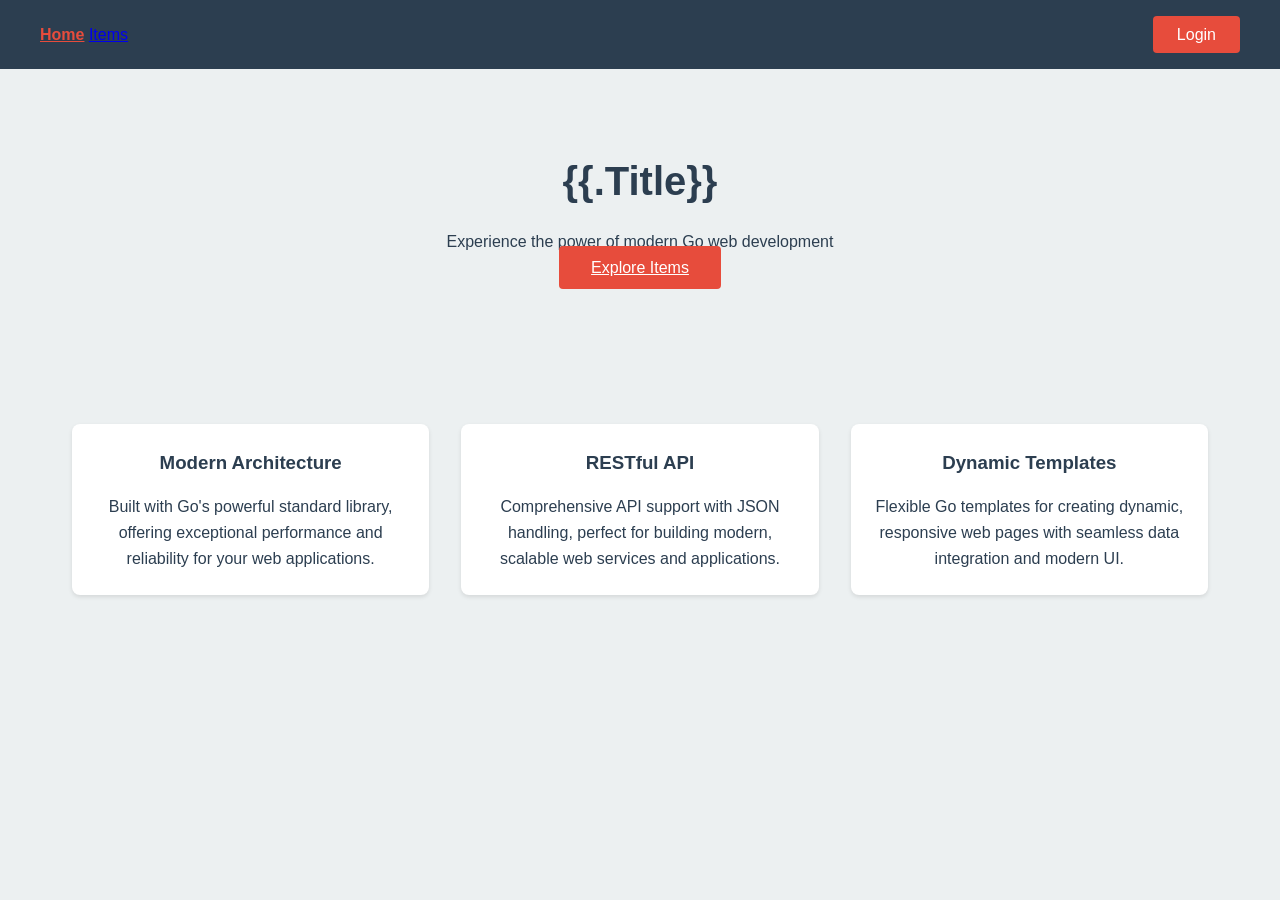
<file: GoTemplate/web/templates/index.html>
<!DOCTYPE html>
<html lang="en">
<head>
    <meta charset="UTF-8">
    <meta name="viewport" content="width=device-width, initial-scale=1.0">
    <title>Home</title>
    <link rel="stylesheet" href="../static/css/main.css">
    <link rel="stylesheet" href="../static/css/modal.css">
</head>
<body>
    <nav class="nav">
        <div class="nav-container">
            <div>
                <a href="/" style="color: var(--accent-color); font-weight: bold;">Home</a>
                <a href="/items">Items</a>
            </div>
            <div>
                <button id="loginButton" onclick="openLoginModal()" class="cta-button" style="padding: 0.6rem 1.5rem; border: none; cursor: pointer;">Login</button>
                <span id="userInfo" style="display: none;"></span>
            </div>
        </div>
    </nav>

    <!-- Login Modal -->
    <div id="loginModal" class="modal">
        <div class="modal-content">
            <span class="close" onclick="closeLoginModal()">&times;</span>
            <h2 style="text-align: center; margin-bottom: 1.5rem; color: var(--primary-color);">Login</h2>
            <form id="loginForm" onsubmit="handleLogin(event)">
                <div class="form-group">
                    <label for="username">Username</label>
                    <input type="text" id="username" name="username" required>
                </div>
                <div class="form-group">
                    <label for="password">Password</label>
                    <input type="password" id="password" name="password" required>
                </div>
                <button type="submit" class="login-btn">Login</button>
                <div id="errorMessage" class="error-message"></div>
            </form>
        </div>
    </div>

    <header class="hero">
        <div class="container">
            <h1>{{.Title}}</h1>
            <p>Experience the power of modern Go web development</p>
            <a href="/items" class="cta-button">Explore Items</a>
        </div>
    </header>

    <main class="container">
        <section class="features">
            <div class="feature-card">
                <h3>Modern Architecture</h3>
                <p>Built with Go's powerful standard library, offering exceptional performance and reliability for your web applications.</p>
            </div>
            <div class="feature-card">
                <h3>RESTful API</h3>
                <p>Comprehensive API support with JSON handling, perfect for building modern, scalable web services and applications.</p>
            </div>
            <div class="feature-card">
                <h3>Dynamic Templates</h3>
                <p>Flexible Go templates for creating dynamic, responsive web pages with seamless data integration and modern UI.</p>
            </div>
        </section>
    </main>

    <script>
        // Modal functions
        function openLoginModal() {
            document.getElementById('loginModal').style.display = 'block';
            document.getElementById('username').focus();
        }

        function closeLoginModal() {
            document.getElementById('loginModal').style.display = 'none';
            document.getElementById('errorMessage').style.display = 'none';
            document.getElementById('loginForm').reset();
        }

        // Close modal when clicking outside
        window.onclick = function(event) {
            const modal = document.getElementById('loginModal');
            if (event.target === modal) {
                closeLoginModal();
            }
        }

        // Handle login form submission
        function handleLogin(event) {
            event.preventDefault();
            const username = document.getElementById('username').value;
            const password = document.getElementById('password').value;

            fetch('/api/login', {
                method: 'POST',
                headers: {
                    'Content-Type': 'application/json',
                },
                body: JSON.stringify({
                    username: username,
                    password: password
                })
            })
            .then(response => response.json())
            .then(data => {
                if (data.success) {
                    localStorage.setItem('token', data.token);
                    localStorage.setItem('username', data.username);
                    updateNavbar();
                    closeLoginModal();
                } else {
                    alert(data.message);
                }
            })
            .catch(error => {
                console.error('Error:', error);
                alert('An error occurred during login');
            });
        }

        function updateNavbar() {
            const username = localStorage.getItem('username');
            const loginButton = document.getElementById('loginButton');
            const userInfo = document.getElementById('userInfo');
            
            if (username) {
                loginButton.style.display = 'none';
                userInfo.style.display = 'block';
                userInfo.textContent = `Welcome, ${username}`;
            } else {
                loginButton.style.display = 'block';
                userInfo.style.display = 'none';
            }
        }

        // Call updateNavbar when page loads
        document.addEventListener('DOMContentLoaded', updateNavbar);
    </script>
</body>
</html>
</file>
<file: GoTemplate/web/static/css/main.css>
:root {
    --primary-color: #2c3e50;
    --secondary-color: #34495e;
    --accent-color: #e74c3c;
    --text-color: #2c3e50;
    --background-color: #ecf0f1;
}

* {
    margin: 0;
    padding: 0;
    box-sizing: border-box;
}

body {
    font-family: 'Arial', sans-serif;
    line-height: 1.6;
    color: var(--text-color);
    background-color: var(--background-color);
}

nav {
    background-color: var(--primary-color);
    padding: 1rem;
    color: white;
}

.nav-container {
    max-width: 1200px;
    margin: 0 auto;
    display: flex;
    justify-content: space-between;
    align-items: center;
}

.nav-links a {
    color: white;
    text-decoration: none;
    margin-right: 1.5rem;
    font-size: 1rem;
}

.nav-links a:hover {
    color: #bdc3c7;
}

@media (max-width: 768px) {
    .nav-container {
        flex-direction: column;
        gap: 1rem;
        text-align: center;
    }

    .nav-links {
        display: flex;
        flex-direction: row;
        gap: 0.8rem;
    }

    .nav-links a {
        margin-right: 0;
    }
}

.container {
    max-width: 1200px;
    margin: 0 auto;
    padding: 2rem 1rem;
}

.hero {
    text-align: center;
    padding: 3rem 1rem;
}

.hero h1 {
    font-size: 2.5rem;
    margin-bottom: 1rem;
}

@media (max-width: 768px) {
    .hero h1 {
        font-size: 2rem;
    }

    .hero p {
        font-size: 1rem;
    }
}

.button, .cta-button {
    background-color: var(--accent-color);
    color: white;
    padding: 0.8rem 2rem;
    border: none;
    border-radius: 4px;
    font-size: 1rem;
    cursor: pointer;
    transition: background-color 0.3s;
}

.button:hover, .cta-button:hover {
    background-color: #c0392b;
}

.features {
    display: grid;
    grid-template-columns: repeat(auto-fit, minmax(250px, 1fr));
    gap: 2rem;
    padding: 2rem 1rem;
}

.feature-card {
    background: white;
    padding: 1.5rem;
    border-radius: 8px;
    box-shadow: 0 2px 4px rgba(0, 0, 0, 0.1);
    text-align: center;
}

.feature-card h3 {
    margin-bottom: 1rem;
    color: var(--primary-color);
}

@media (max-width: 768px) {
    .features {
        grid-template-columns: 1fr;
        gap: 1.5rem;
    }

    .feature-card {
        padding: 1rem;
    }
}

.form-group {
    margin-bottom: 1.5rem;
}

.form-group label {
    display: block;
    margin-bottom: 0.5rem;
    font-weight: bold;
}

.form-group input {
    width: 100%;
    padding: 0.8rem;
    border: 1px solid #ddd;
    border-radius: 4px;
    font-size: 1rem;
}

.logout-button {
    background-color: transparent;
    border: 2px solid white;
    color: white;
    padding: 0.6rem 1.2rem;
    border-radius: 4px;
    cursor: pointer;
    transition: all 0.3s;
}

.logout-button:hover {
    background-color: white;
    color: var(--primary-color);
}

@media (max-width: 768px) {
    .button, .logout-button {
        width: 100%;
        margin-bottom: 1rem;
    }
}
</file>
<file: GoTemplate/web/static/css/modal.css>
/* Modal Styles */
.modal {
    display: none;
    position: fixed;
    top: 0;
    left: 0;
    width: 100%;
    height: 100%;
    background-color: rgba(0, 0, 0, 0.5);
    z-index: 1000;
}

.modal-content {
    position: relative;
    background-color: white;
    margin: 15% auto;
    padding: 2rem;
    width: 90%;
    max-width: 500px;
    border-radius: 8px;
    box-shadow: 0 4px 6px rgba(0, 0, 0, 0.1);
}

@media (max-width: 768px) {
    .modal-content {
        margin: 10% auto;
        padding: 1.5rem;
        width: 95%;
    }
}

.close {
    position: absolute;
    right: 1rem;
    top: 1rem;
    font-size: 1.5rem;
    cursor: pointer;
}

#errorMessage {
    display: none;
    margin-top: 1rem;
    padding: 0.8rem;
    border-radius: 4px;
    background-color: #ffebee;
    color: var(--accent-color);
}
</file>
